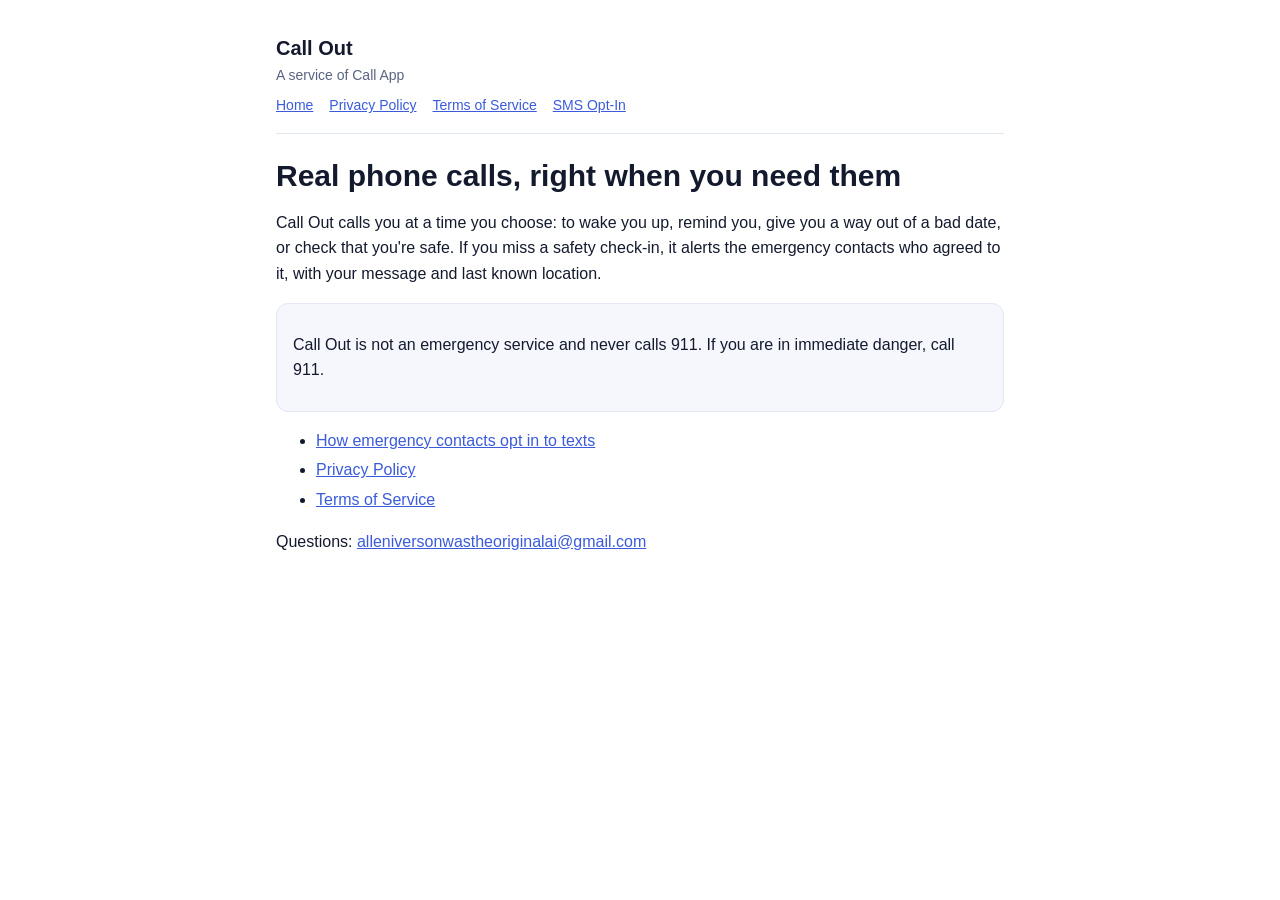
<file: index.html>
<!doctype html>
<html lang="en">
<head>
<meta charset="utf-8">
<meta name="viewport" content="width=device-width, initial-scale=1">
<title>Call Out by Call App</title>
<link rel="stylesheet" href="style.css">
</head>
<body>
<main>
<header class="site">
  <div class="brand">Call Out</div>
  <div class="by">A service of Call App</div>
  <nav><a href="./">Home</a><a href="privacy.html">Privacy Policy</a><a href="terms.html">Terms of Service</a><a href="sms-opt-in.html">SMS Opt-In</a></nav>
</header>

<h1>Real phone calls, right when you need them</h1>
<p>Call Out calls you at a time you choose: to wake you up, remind you, give you a way out of a bad date, or
check that you're safe. If you miss a safety check-in, it alerts the emergency contacts who agreed to it, with your
message and last known location.</p>

<div class="callout">
  <p>Call Out is not an emergency service and never calls 911. If you are in immediate danger, call 911.</p>
</div>

<ul>
  <li><a href="sms-opt-in.html">How emergency contacts opt in to texts</a></li>
  <li><a href="privacy.html">Privacy Policy</a></li>
  <li><a href="terms.html">Terms of Service</a></li>
</ul>

<p>Questions: <a href="mailto:alleniversonwastheoriginalai@gmail.com">alleniversonwastheoriginalai@gmail.com</a></p>
</main>
</body>
</html>
</file>
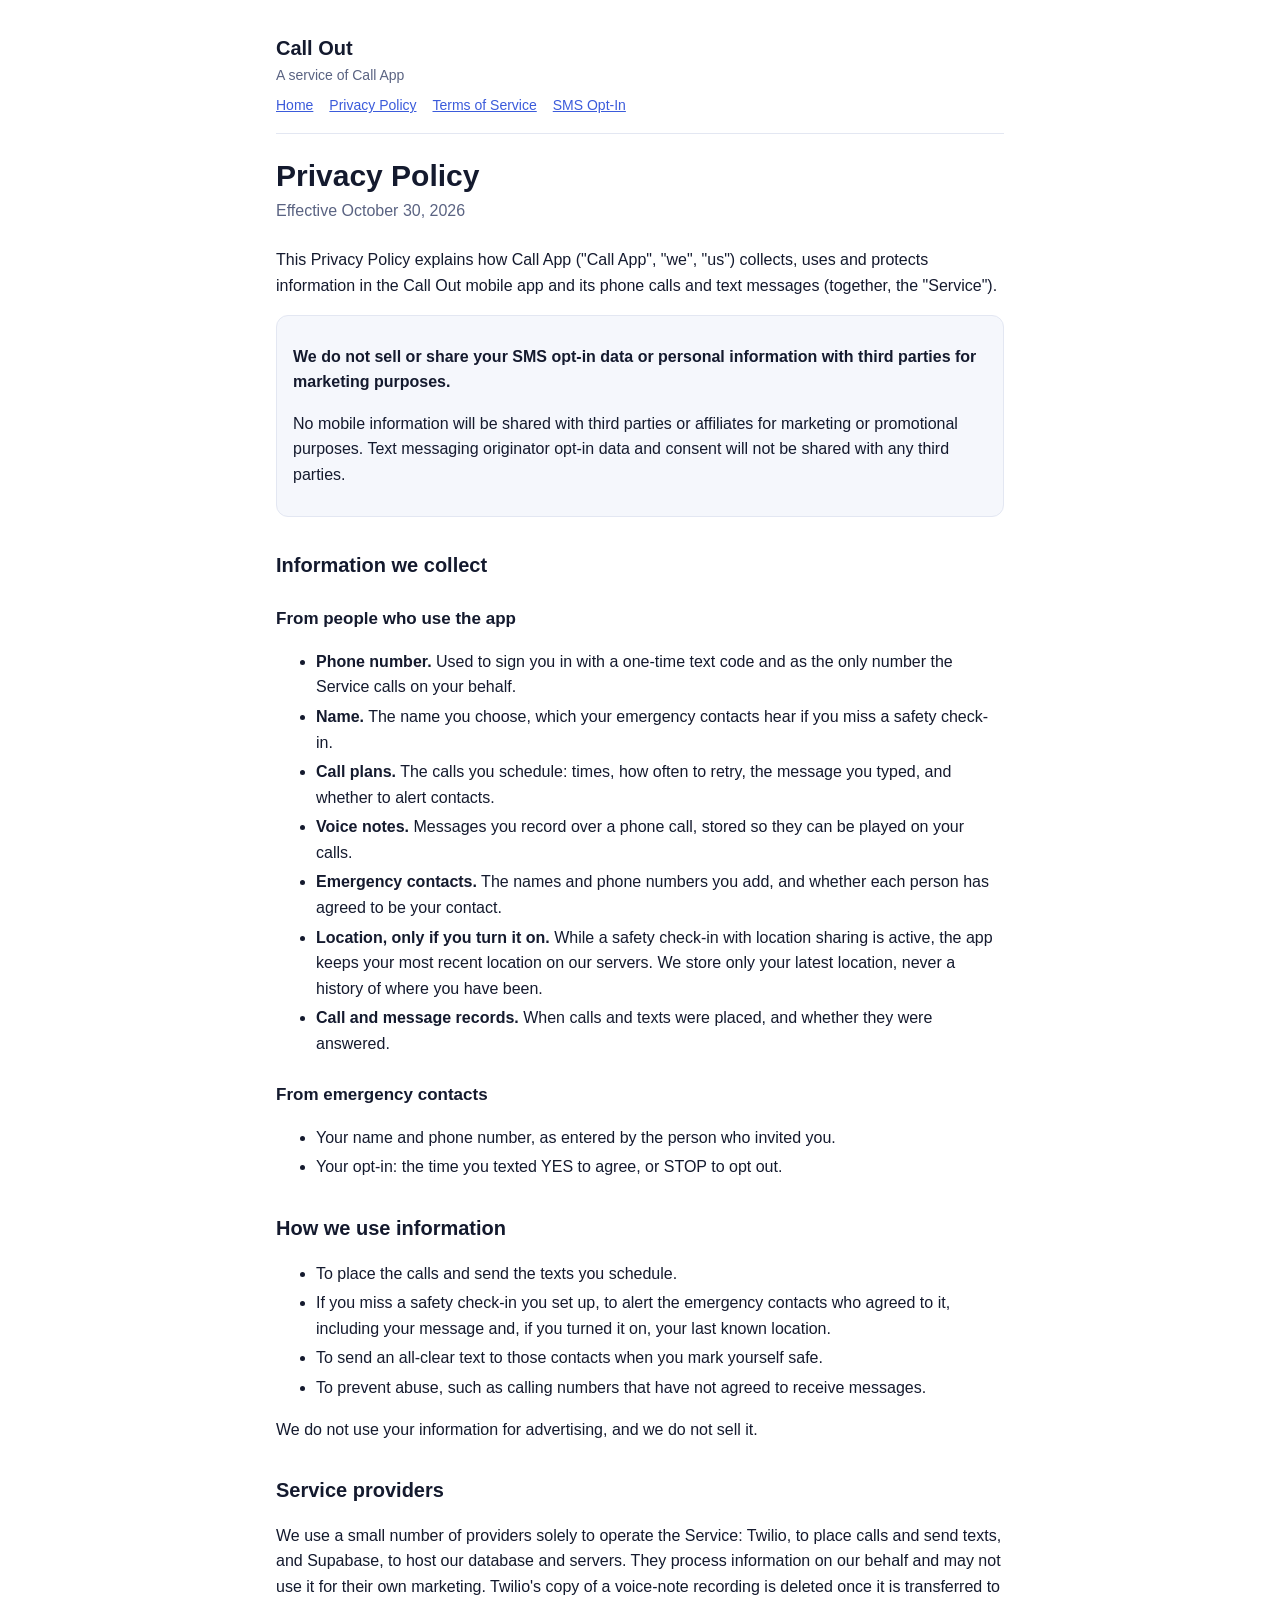
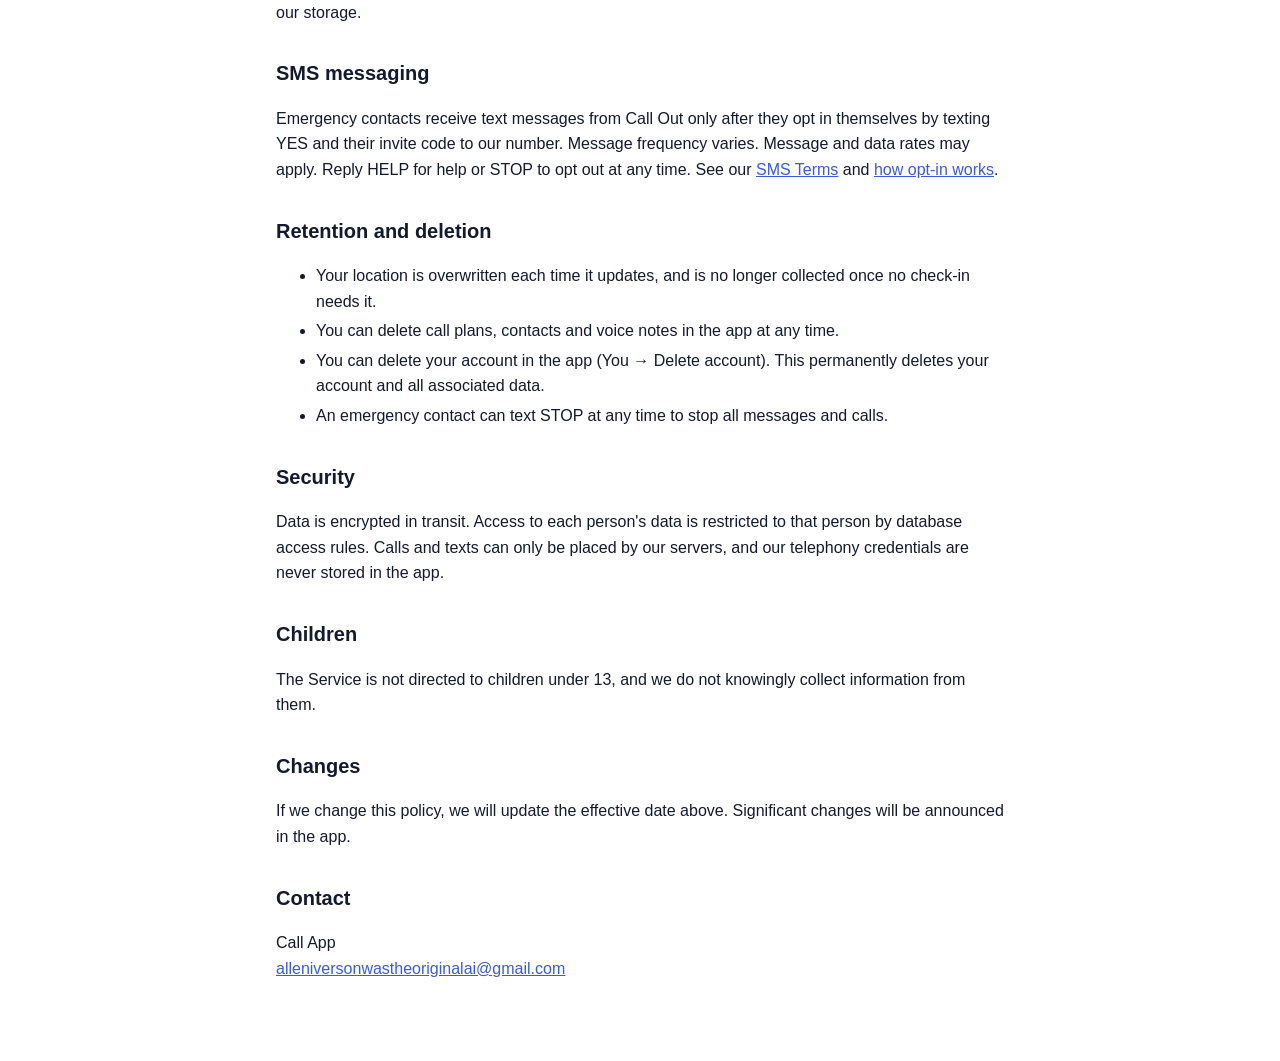
<file: privacy.html>
<!doctype html>
<html lang="en">
<head>
<meta charset="utf-8">
<meta name="viewport" content="width=device-width, initial-scale=1">
<title>Privacy Policy — Call Out by Call App</title>
<link rel="stylesheet" href="style.css">
</head>
<body>
<main>
<header class="site">
  <div class="brand">Call Out</div>
  <div class="by">A service of Call App</div>
  <nav><a href="./">Home</a><a href="privacy.html">Privacy Policy</a><a href="terms.html">Terms of Service</a><a href="sms-opt-in.html">SMS Opt-In</a></nav>
</header>

<h1>Privacy Policy</h1>
<p class="updated">Effective October 30, 2026</p>

<p>This Privacy Policy explains how Call App ("Call App", "we", "us") collects, uses and protects information
in the Call Out mobile app and its phone calls and text messages (together, the "Service").</p>

<div class="callout">
  <p><strong>We do not sell or share your SMS opt-in data or personal information with third parties for marketing purposes.</strong></p>
  <p>No mobile information will be shared with third parties or affiliates for marketing or promotional purposes.
  Text messaging originator opt-in data and consent will not be shared with any third parties.</p>
</div>

<h2>Information we collect</h2>
<h3>From people who use the app</h3>
<ul>
  <li><strong>Phone number.</strong> Used to sign you in with a one-time text code and as the only number the Service calls on your behalf.</li>
  <li><strong>Name.</strong> The name you choose, which your emergency contacts hear if you miss a safety check-in.</li>
  <li><strong>Call plans.</strong> The calls you schedule: times, how often to retry, the message you typed, and whether to alert contacts.</li>
  <li><strong>Voice notes.</strong> Messages you record over a phone call, stored so they can be played on your calls.</li>
  <li><strong>Emergency contacts.</strong> The names and phone numbers you add, and whether each person has agreed to be your contact.</li>
  <li><strong>Location, only if you turn it on.</strong> While a safety check-in with location sharing is active, the app keeps your most recent location on our servers. We store only your latest location, never a history of where you have been.</li>
  <li><strong>Call and message records.</strong> When calls and texts were placed, and whether they were answered.</li>
</ul>

<h3>From emergency contacts</h3>
<ul>
  <li>Your name and phone number, as entered by the person who invited you.</li>
  <li>Your opt-in: the time you texted YES to agree, or STOP to opt out.</li>
</ul>

<h2>How we use information</h2>
<ul>
  <li>To place the calls and send the texts you schedule.</li>
  <li>If you miss a safety check-in you set up, to alert the emergency contacts who agreed to it, including your message and, if you turned it on, your last known location.</li>
  <li>To send an all-clear text to those contacts when you mark yourself safe.</li>
  <li>To prevent abuse, such as calling numbers that have not agreed to receive messages.</li>
</ul>
<p>We do not use your information for advertising, and we do not sell it.</p>

<h2>Service providers</h2>
<p>We use a small number of providers solely to operate the Service: Twilio, to place calls and send texts, and
Supabase, to host our database and servers. They process information on our behalf and may not use it for their
own marketing. Twilio's copy of a voice-note recording is deleted once it is transferred to our storage.</p>

<h2>SMS messaging</h2>
<p>Emergency contacts receive text messages from Call Out only after they opt in themselves by texting YES and
their invite code to our number. Message frequency varies. Message and data rates may apply. Reply HELP for help or
STOP to opt out at any time. See our <a href="terms.html#sms">SMS Terms</a> and <a href="sms-opt-in.html">how opt-in works</a>.</p>

<h2>Retention and deletion</h2>
<ul>
  <li>Your location is overwritten each time it updates, and is no longer collected once no check-in needs it.</li>
  <li>You can delete call plans, contacts and voice notes in the app at any time.</li>
  <li>You can delete your account in the app (You → Delete account). This permanently deletes your account and all associated data.</li>
  <li>An emergency contact can text STOP at any time to stop all messages and calls.</li>
</ul>

<h2>Security</h2>
<p>Data is encrypted in transit. Access to each person's data is restricted to that person by database access rules.
Calls and texts can only be placed by our servers, and our telephony credentials are never stored in the app.</p>

<h2>Children</h2>
<p>The Service is not directed to children under 13, and we do not knowingly collect information from them.</p>

<h2>Changes</h2>
<p>If we change this policy, we will update the effective date above. Significant changes will be announced in the app.</p>

<h2>Contact</h2>
<p>Call App<br>
<a href="mailto:alleniversonwastheoriginalai@gmail.com">alleniversonwastheoriginalai@gmail.com</a></p>
</main>
</body>
</html>
</file>
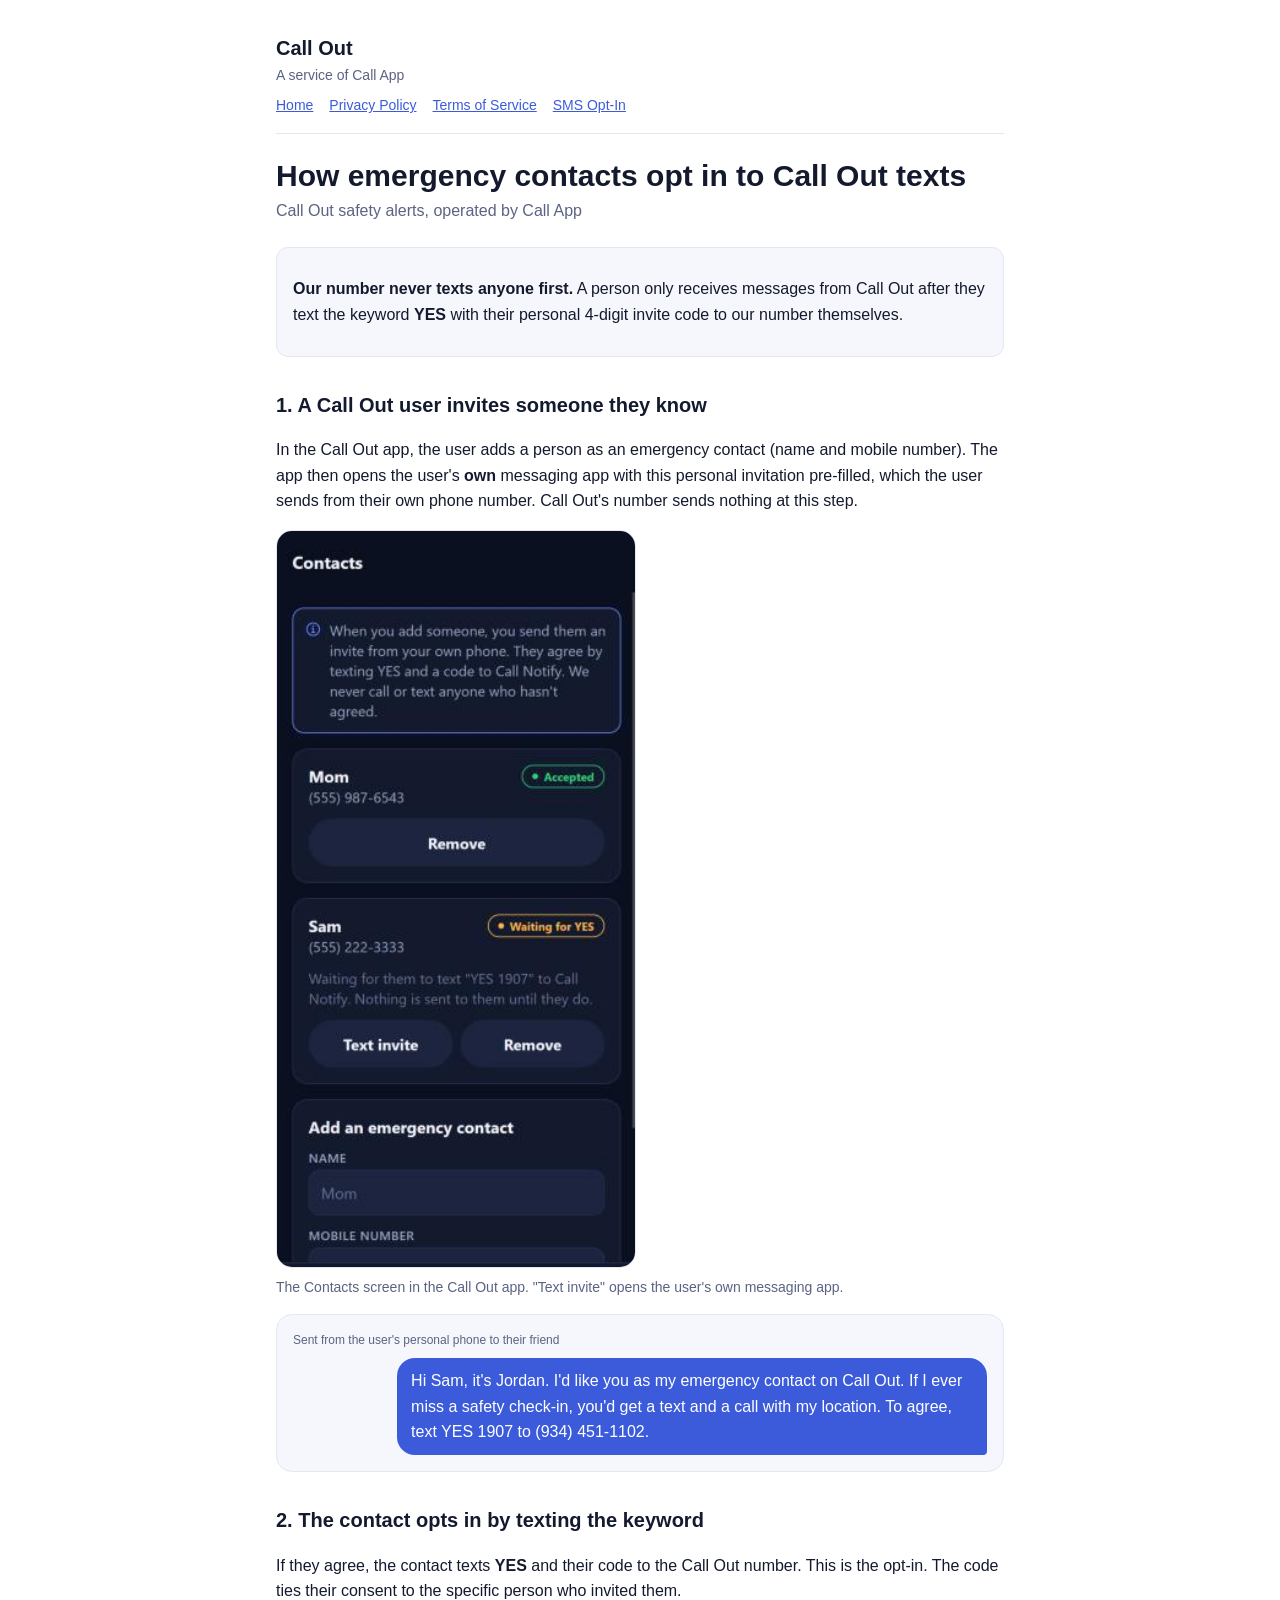
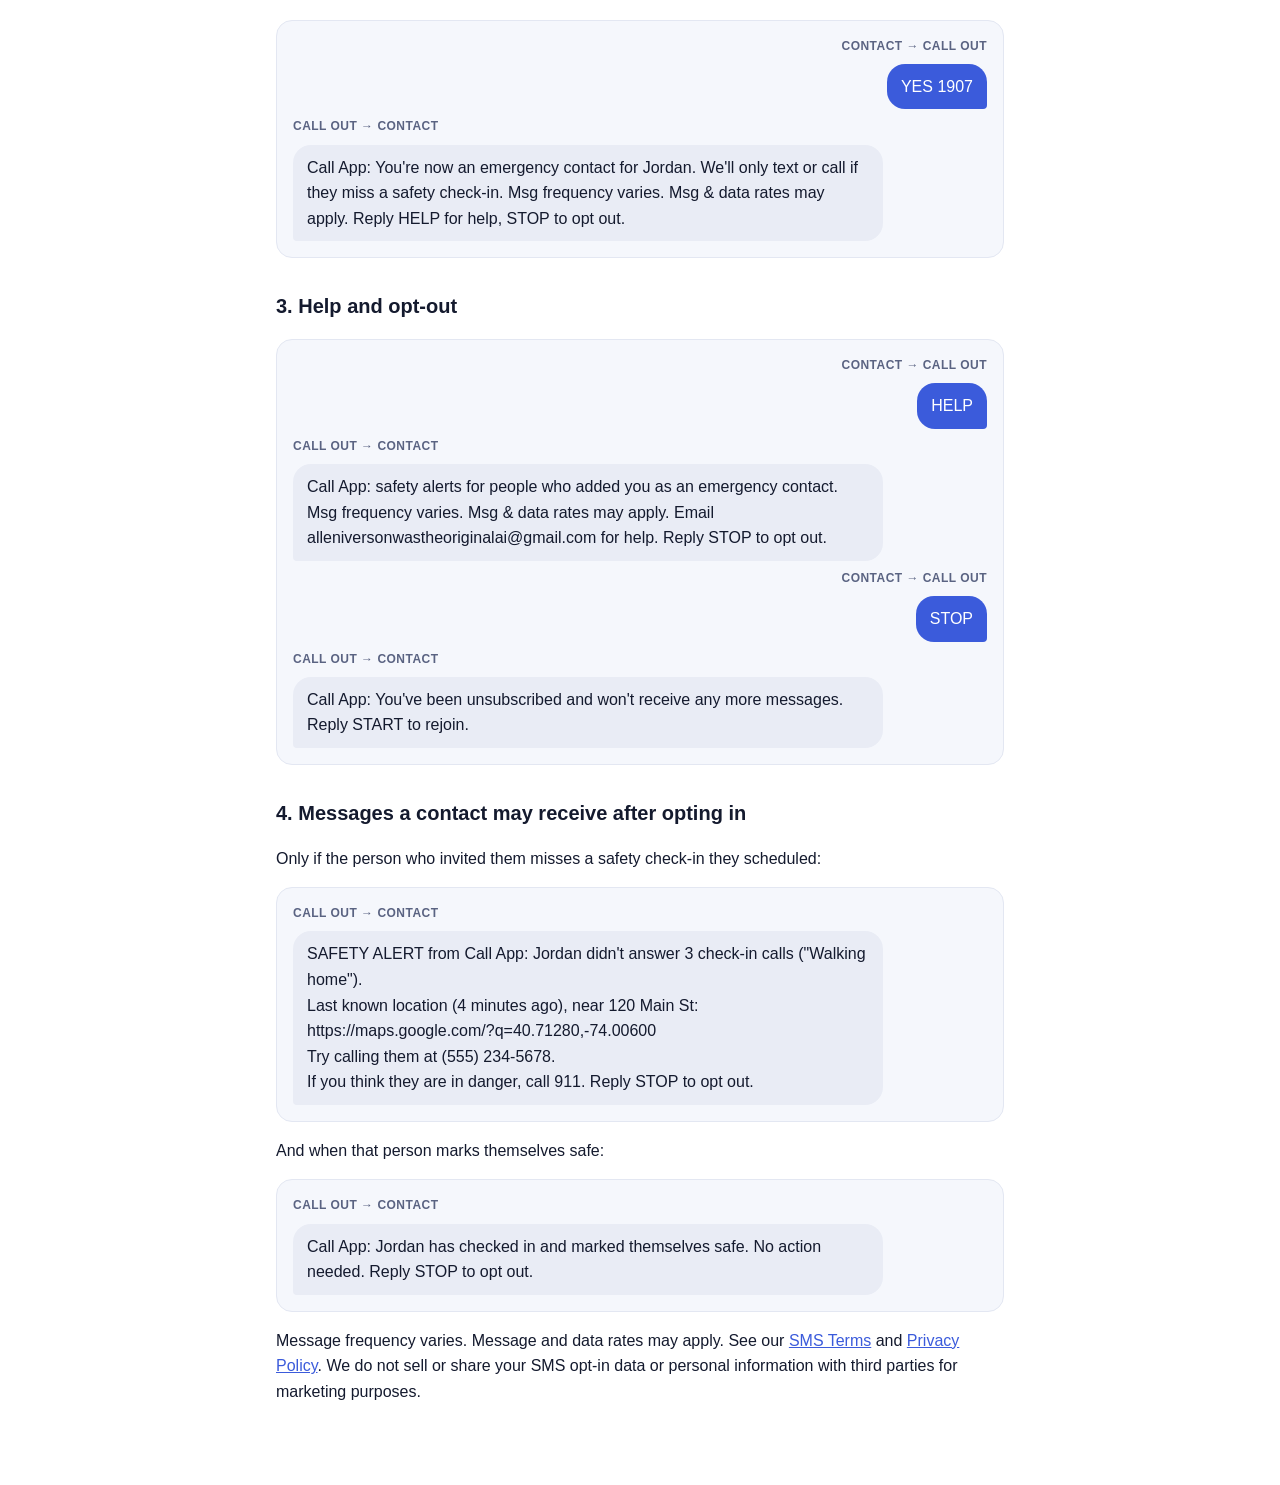
<file: sms-opt-in.html>
<!doctype html>
<html lang="en">
<head>
<meta charset="utf-8">
<meta name="viewport" content="width=device-width, initial-scale=1">
<title>SMS Opt-In — Call Out by Call App</title>
<link rel="stylesheet" href="style.css">
</head>
<body>
<main>
<header class="site">
  <div class="brand">Call Out</div>
  <div class="by">A service of Call App</div>
  <nav><a href="./">Home</a><a href="privacy.html">Privacy Policy</a><a href="terms.html">Terms of Service</a><a href="sms-opt-in.html">SMS Opt-In</a></nav>
</header>

<h1>How emergency contacts opt in to Call Out texts</h1>
<p class="updated">Call Out safety alerts, operated by Call App</p>

<div class="callout">
  <p><strong>Our number never texts anyone first.</strong> A person only receives messages from Call Out after
  they text the keyword <strong>YES</strong> with their personal 4-digit invite code to our number themselves.</p>
</div>

<h2>1. A Call Out user invites someone they know</h2>
<p>In the Call Out app, the user adds a person as an emergency contact (name and mobile number). The app then opens
the user's <strong>own</strong> messaging app with this personal invitation pre-filled, which the user sends from their
own phone number. Call Out's number sends nothing at this step.</p>

<figure>
  <img src="img/contacts.png" alt="The Contacts screen in the Call Out app. An added contact shows Waiting for YES with the explanation: waiting for them to text YES 1907 to Call Out, nothing is sent to them until they do. A Text invite button opens the user's own messaging app.">
  <figcaption>The Contacts screen in the Call Out app. "Text invite" opens the user's own messaging app.</figcaption>
</figure>

<div class="thread">
  <div class="who">Sent from the user's personal phone to their friend</div>
  <div class="msg out">Hi Sam, it's Jordan. I'd like you as my emergency contact on Call Out. If I ever miss a safety check-in, you'd get a text and a call with my location. To agree, text YES 1907 to (934) 451-1102.</div>
</div>

<h2>2. The contact opts in by texting the keyword</h2>
<p>If they agree, the contact texts <strong>YES</strong> and their code to the Call Out number. This is the opt-in.
The code ties their consent to the specific person who invited them.</p>

<div class="thread">
  <div class="label right">Contact → Call Out</div>
  <div class="msg out">YES 1907</div>
  <div class="label">Call Out → Contact</div>
  <div class="msg in">Call App: You're now an emergency contact for Jordan. We'll only text or call if they miss a safety check-in. Msg frequency varies. Msg & data rates may apply. Reply HELP for help, STOP to opt out.</div>
</div>

<h2>3. Help and opt-out</h2>
<div class="thread">
  <div class="label right">Contact → Call Out</div>
  <div class="msg out">HELP</div>
  <div class="label">Call Out → Contact</div>
  <div class="msg in">Call App: safety alerts for people who added you as an emergency contact. Msg frequency varies. Msg & data rates may apply. Email alleniversonwastheoriginalai@gmail.com for help. Reply STOP to opt out.</div>
  <div class="label right">Contact → Call Out</div>
  <div class="msg out">STOP</div>
  <div class="label">Call Out → Contact</div>
  <div class="msg in">Call App: You've been unsubscribed and won't receive any more messages. Reply START to rejoin.</div>
</div>

<h2>4. Messages a contact may receive after opting in</h2>
<p>Only if the person who invited them misses a safety check-in they scheduled:</p>
<div class="thread">
  <div class="label">Call Out → Contact</div>
  <div class="msg in">SAFETY ALERT from Call App: Jordan didn't answer 3 check-in calls ("Walking home").
Last known location (4 minutes ago), near 120 Main St: https://maps.google.com/?q=40.71280,-74.00600
Try calling them at (555) 234-5678.
If you think they are in danger, call 911. Reply STOP to opt out.</div>
</div>
<p>And when that person marks themselves safe:</p>
<div class="thread">
  <div class="label">Call Out → Contact</div>
  <div class="msg in">Call App: Jordan has checked in and marked themselves safe. No action needed. Reply STOP to opt out.</div>
</div>

<p>Message frequency varies. Message and data rates may apply. See our <a href="terms.html#sms">SMS Terms</a> and
<a href="privacy.html">Privacy Policy</a>. We do not sell or share your SMS opt-in data or personal information
with third parties for marketing purposes.</p>
</main>
</body>
</html>
</file>
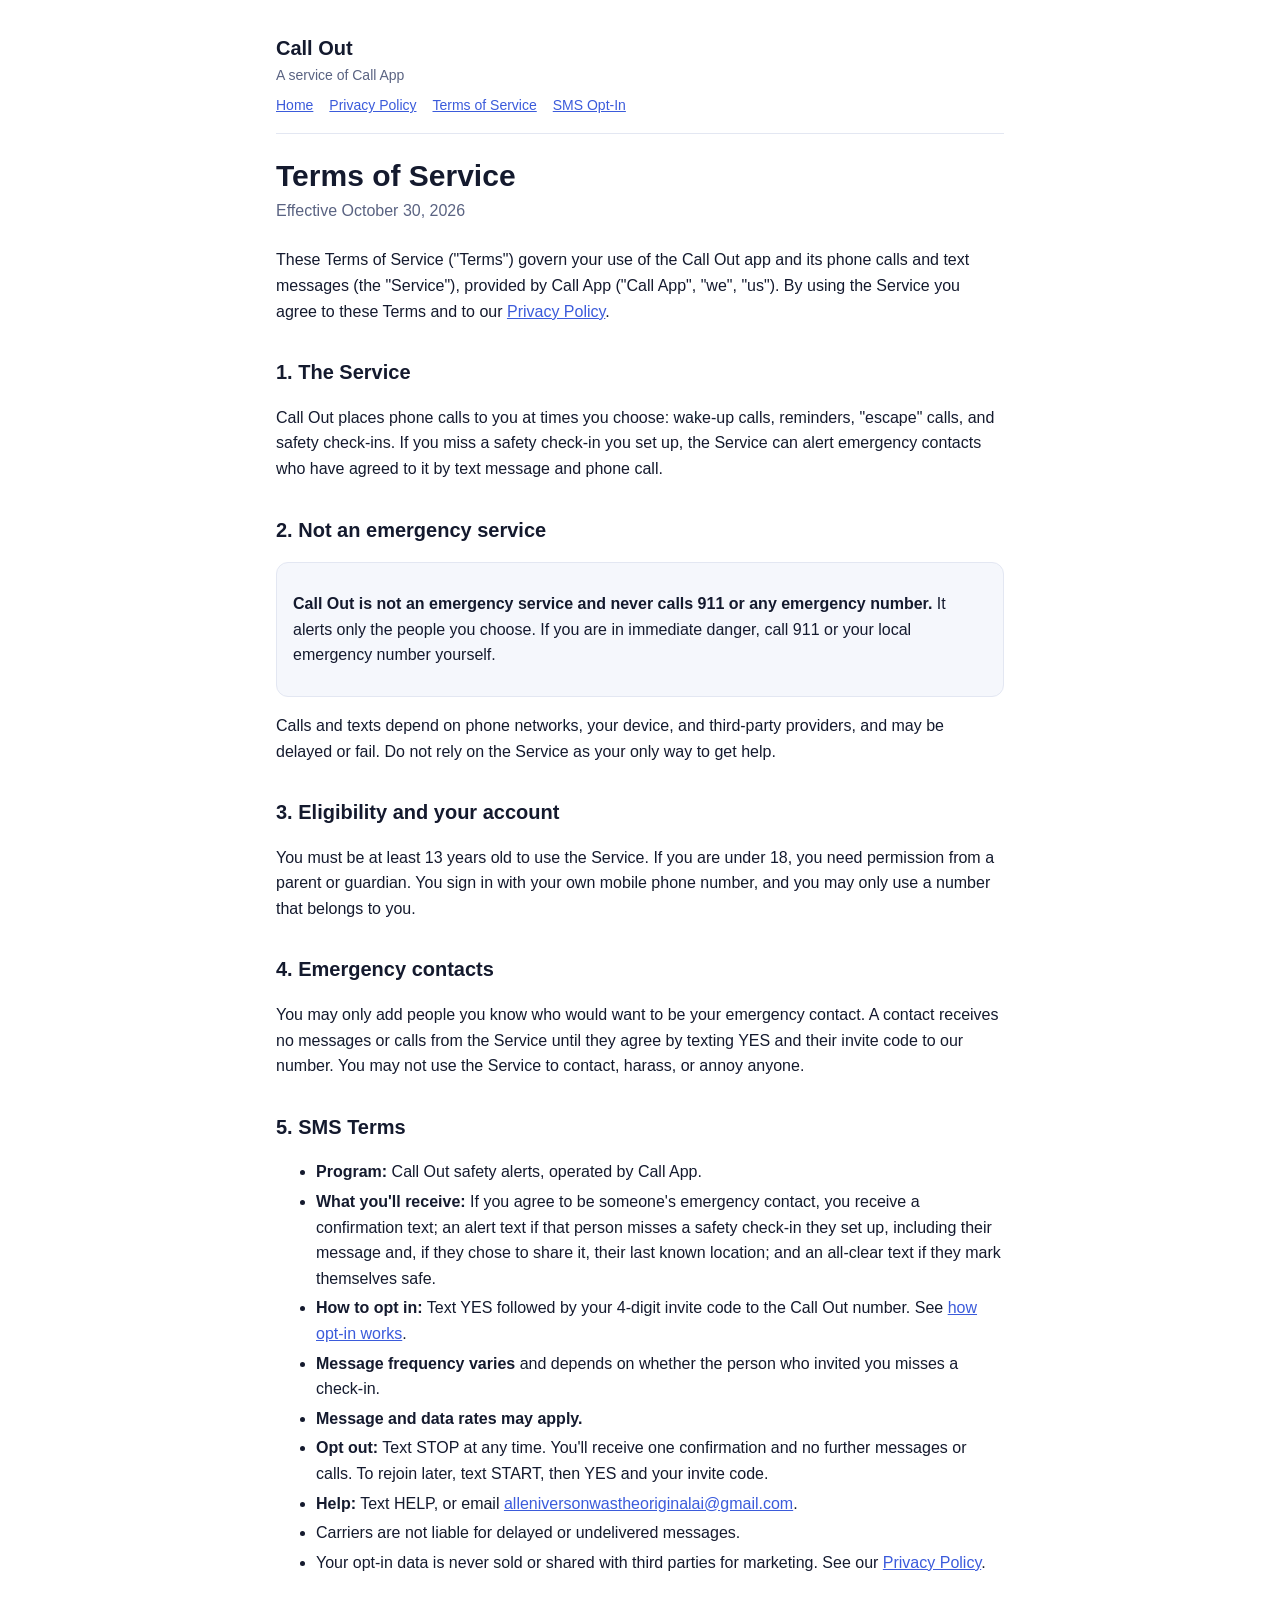
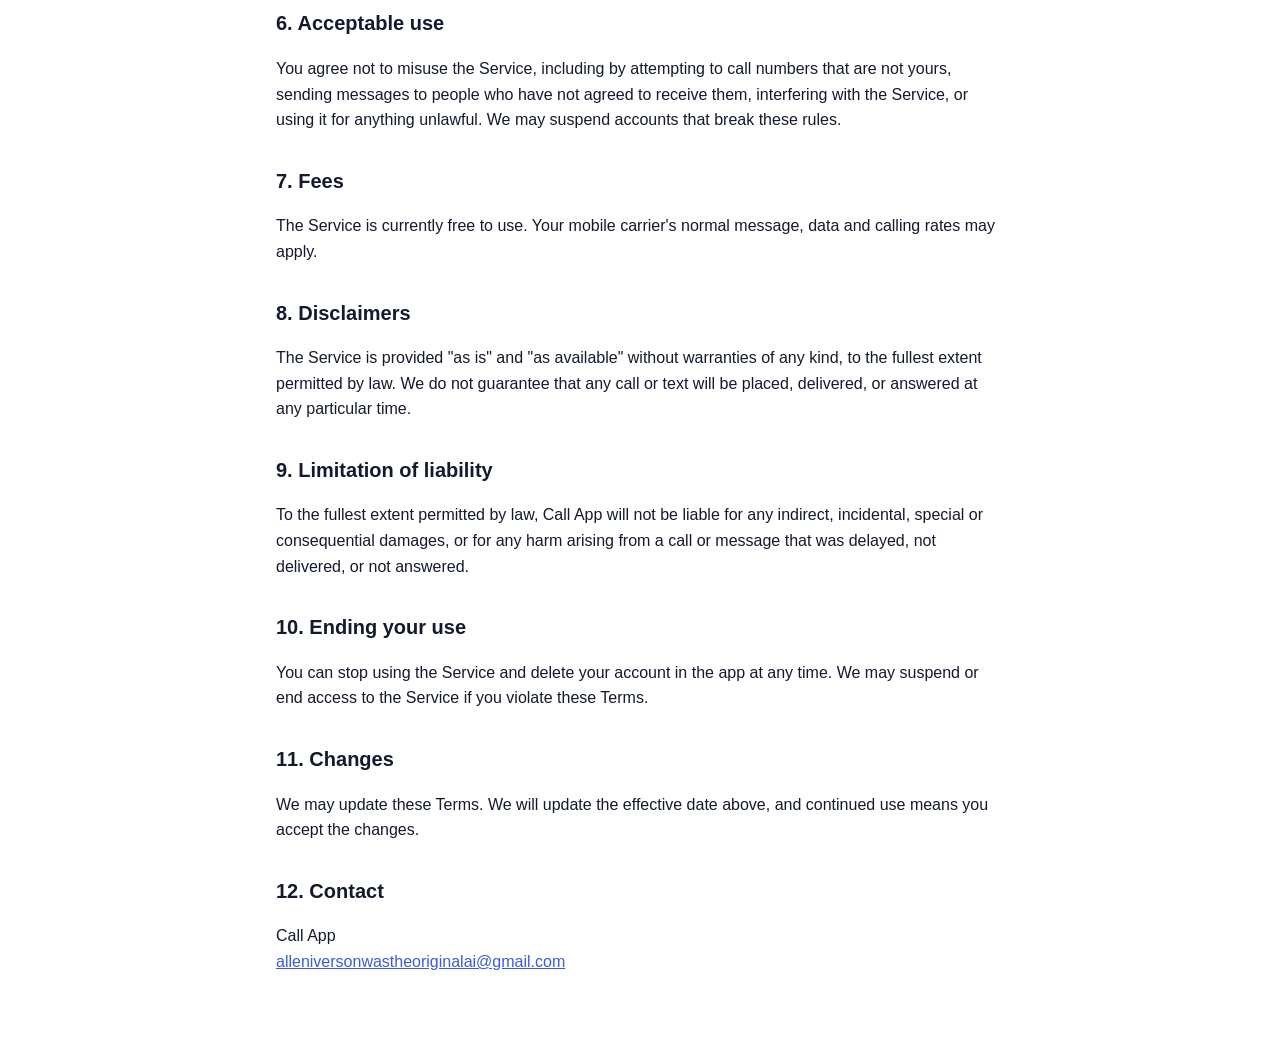
<file: terms.html>
<!doctype html>
<html lang="en">
<head>
<meta charset="utf-8">
<meta name="viewport" content="width=device-width, initial-scale=1">
<title>Terms of Service — Call Out by Call App</title>
<link rel="stylesheet" href="style.css">
</head>
<body>
<main>
<header class="site">
  <div class="brand">Call Out</div>
  <div class="by">A service of Call App</div>
  <nav><a href="./">Home</a><a href="privacy.html">Privacy Policy</a><a href="terms.html">Terms of Service</a><a href="sms-opt-in.html">SMS Opt-In</a></nav>
</header>

<h1>Terms of Service</h1>
<p class="updated">Effective October 30, 2026</p>

<p>These Terms of Service ("Terms") govern your use of the Call Out app and its phone calls and text messages
(the "Service"), provided by Call App ("Call App", "we", "us"). By using the Service you agree to these Terms and to our
<a href="privacy.html">Privacy Policy</a>.</p>

<h2>1. The Service</h2>
<p>Call Out places phone calls to you at times you choose: wake-up calls, reminders, "escape" calls, and safety
check-ins. If you miss a safety check-in you set up, the Service can alert emergency contacts who have agreed to it
by text message and phone call.</p>

<h2>2. Not an emergency service</h2>
<div class="callout">
  <p><strong>Call Out is not an emergency service and never calls 911 or any emergency number.</strong> It alerts
  only the people you choose. If you are in immediate danger, call 911 or your local emergency number yourself.</p>
</div>
<p>Calls and texts depend on phone networks, your device, and third-party providers, and may be delayed or fail.
Do not rely on the Service as your only way to get help.</p>

<h2>3. Eligibility and your account</h2>
<p>You must be at least 13 years old to use the Service. If you are under 18, you need permission from a parent or
guardian. You sign in with your own mobile phone number, and you may only use a number that belongs to you.</p>

<h2>4. Emergency contacts</h2>
<p>You may only add people you know who would want to be your emergency contact. A contact receives no messages or
calls from the Service until they agree by texting YES and their invite code to our number. You may not use the
Service to contact, harass, or annoy anyone.</p>

<h2 id="sms">5. SMS Terms</h2>
<ul>
  <li><strong>Program:</strong> Call Out safety alerts, operated by Call App.</li>
  <li><strong>What you'll receive:</strong> If you agree to be someone's emergency contact, you receive a confirmation
  text; an alert text if that person misses a safety check-in they set up, including their message and, if they
  chose to share it, their last known location; and an all-clear text if they mark themselves safe.</li>
  <li><strong>How to opt in:</strong> Text YES followed by your 4-digit invite code to the Call Out number.
  See <a href="sms-opt-in.html">how opt-in works</a>.</li>
  <li><strong>Message frequency varies</strong> and depends on whether the person who invited you misses a check-in.</li>
  <li><strong>Message and data rates may apply.</strong></li>
  <li><strong>Opt out:</strong> Text STOP at any time. You'll receive one confirmation and no further messages or calls.
  To rejoin later, text START, then YES and your invite code.</li>
  <li><strong>Help:</strong> Text HELP, or email <a href="mailto:alleniversonwastheoriginalai@gmail.com">alleniversonwastheoriginalai@gmail.com</a>.</li>
  <li>Carriers are not liable for delayed or undelivered messages.</li>
  <li>Your opt-in data is never sold or shared with third parties for marketing. See our <a href="privacy.html">Privacy Policy</a>.</li>
</ul>

<h2>6. Acceptable use</h2>
<p>You agree not to misuse the Service, including by attempting to call numbers that are not yours, sending messages
to people who have not agreed to receive them, interfering with the Service, or using it for anything unlawful.
We may suspend accounts that break these rules.</p>

<h2>7. Fees</h2>
<p>The Service is currently free to use. Your mobile carrier's normal message, data and calling rates may apply.</p>

<h2>8. Disclaimers</h2>
<p>The Service is provided "as is" and "as available" without warranties of any kind, to the fullest extent permitted
by law. We do not guarantee that any call or text will be placed, delivered, or answered at any particular time.</p>

<h2>9. Limitation of liability</h2>
<p>To the fullest extent permitted by law, Call App will not be liable for any indirect, incidental, special or
consequential damages, or for any harm arising from a call or message that was delayed, not delivered, or not
answered.</p>

<h2>10. Ending your use</h2>
<p>You can stop using the Service and delete your account in the app at any time. We may suspend or end access to the
Service if you violate these Terms.</p>

<h2>11. Changes</h2>
<p>We may update these Terms. We will update the effective date above, and continued use means you accept the changes.</p>

<h2>12. Contact</h2>
<p>Call App<br>
<a href="mailto:alleniversonwastheoriginalai@gmail.com">alleniversonwastheoriginalai@gmail.com</a></p>
</main>
</body>
</html>
</file>
<file: style.css>
:root {
  --bg: #ffffff;
  --text: #141a2e;
  --muted: #5a6382;
  --border: #e3e7f2;
  --accent: #3b5bdb;
  --panel: #f5f7fc;
  --bubble-in: #e9ecf5;
  --bubble-out: #3b5bdb;
}

@media (prefers-color-scheme: dark) {
  :root {
    --bg: #0b1020;
    --text: #f2f4fa;
    --muted: #9aa3bf;
    --border: #27304f;
    --accent: #8ca4ff;
    --panel: #141a2e;
    --bubble-in: #1c2440;
    --bubble-out: #4c6ef5;
  }
}

* { box-sizing: border-box; }

body {
  margin: 0;
  background: var(--bg);
  color: var(--text);
  font: 16px/1.6 -apple-system, BlinkMacSystemFont, "Segoe UI", Roboto, Helvetica, Arial, sans-serif;
}

main {
  max-width: 760px;
  margin: 0 auto;
  padding: 32px 16px 64px;
}

header.site {
  border-bottom: 1px solid var(--border);
  padding-bottom: 16px;
  margin-bottom: 24px;
}

header.site .brand { font-weight: 800; font-size: 20px; }
header.site .by { color: var(--muted); font-size: 14px; }
header.site nav { margin-top: 8px; display: flex; gap: 16px; flex-wrap: wrap; font-size: 14px; }

a { color: var(--accent); }

h1 { font-size: 30px; line-height: 1.2; margin: 0 0 4px; }
h2 { font-size: 20px; margin-top: 32px; }
h3 { font-size: 17px; margin-top: 24px; }
.updated { color: var(--muted); margin: 0 0 24px; }

.callout {
  background: var(--panel);
  border: 1px solid var(--border);
  border-radius: 12px;
  padding: 12px 16px;
}

.thread {
  background: var(--panel);
  border: 1px solid var(--border);
  border-radius: 16px;
  padding: 16px;
  display: flex;
  flex-direction: column;
  gap: 8px;
  margin: 16px 0;
}

.thread .who { font-size: 12px; color: var(--muted); }
.msg {
  max-width: 85%;
  padding: 10px 14px;
  border-radius: 18px;
  white-space: pre-wrap;
  overflow-wrap: anywhere;
}
.msg.in { align-self: flex-start; background: var(--bubble-in); border-bottom-left-radius: 4px; }
.msg.out { align-self: flex-end; background: var(--bubble-out); color: #fff; border-bottom-right-radius: 4px; }
.label { font-size: 12px; font-weight: 700; color: var(--muted); text-transform: uppercase; letter-spacing: .04em; }
.label.right { align-self: flex-end; }

figure { margin: 16px 0; }
figure img {
  width: 100%;
  max-width: 360px;
  border: 1px solid var(--border);
  border-radius: 16px;
  display: block;
}
figcaption { color: var(--muted); font-size: 14px; margin-top: 8px; }

ol li, ul li { margin: 4px 0; }
</file>
